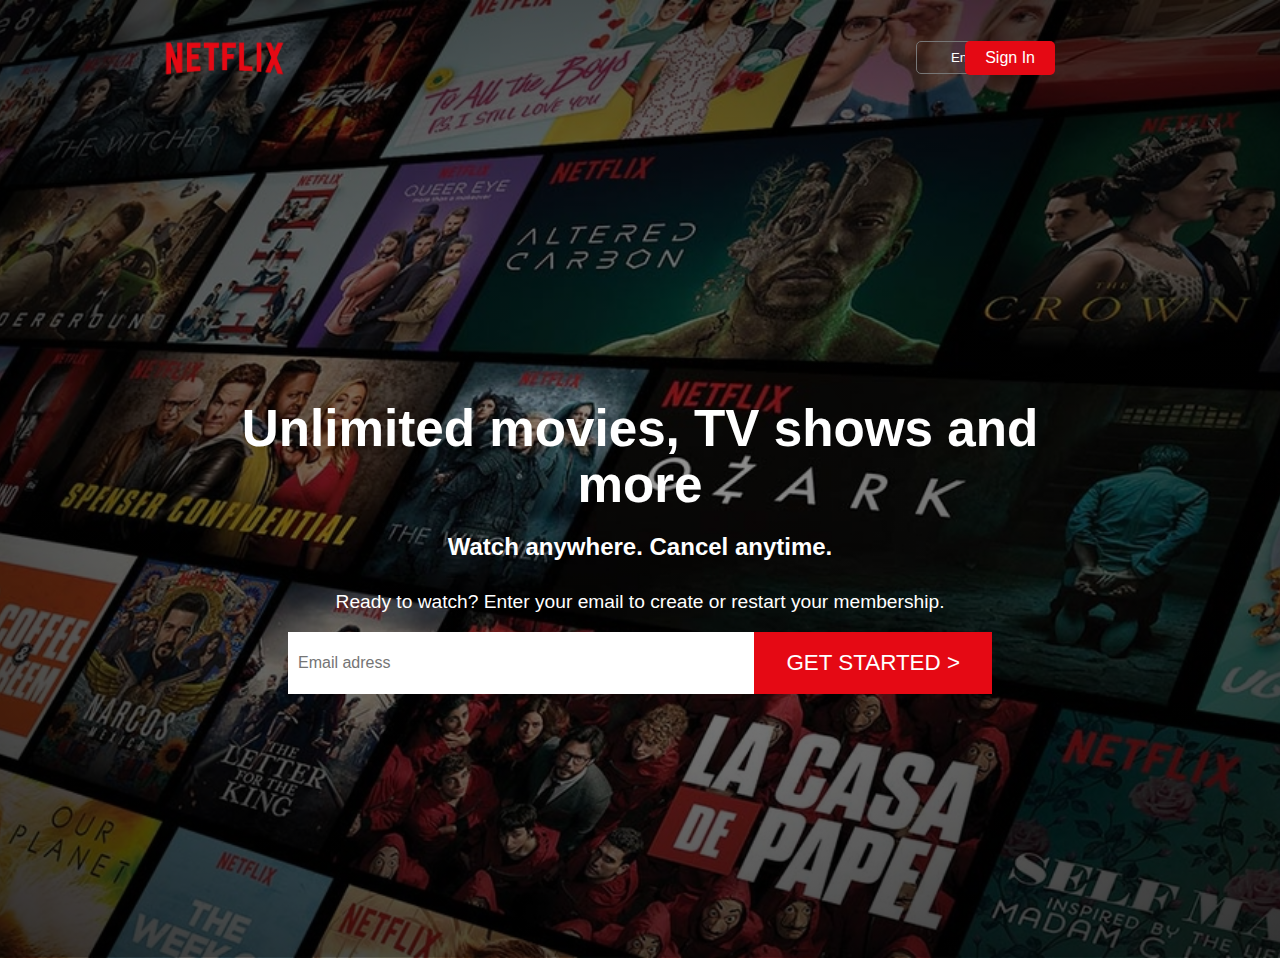
<file: Bharatintern-main/Netflix Landing Page/index.html>
<!DOCTYPE html>
<html>
    <head>
        <title>
            Netflix India-Watch TV Shows Online, Watch Movie Online
        </title>
        <link rel="shortcut icon" href="netflix-logo.png" type="image/x-icon">
        <link rel="stylesheet" href="style.css">
    </head>
    <body> 
        <div class="root">
            <nav class="navbar">
                <img class="img-logo" src="Logonetflix.png" alt="">
                <div>
                    <select class="language">
                        <option value="English">English</option>
                        <option value="Hindi">Hindi</option>
                    </select>
                </div>
                <div class="btn-sign">Sign In</div>
            </nav>
            <div class="main-container">
                <div class="title-container">
                    <h1 class="main-title">Unlimited movies, TV shows and more</h1>
                    <h2 class="main-subtitle">Watch anywhere. Cancel anytime.</h2>
                    <p class="action">Ready to watch? Enter your email to create or restart your membership.</p>
                </div>
                <div class="email">
                    <input class="main-email" type="email" placeholder="Email adress"/>
                    <div class="start-btn">Get Started > </div>
                </div>
            </div>
        </div>
    </body>
</html>
</file>
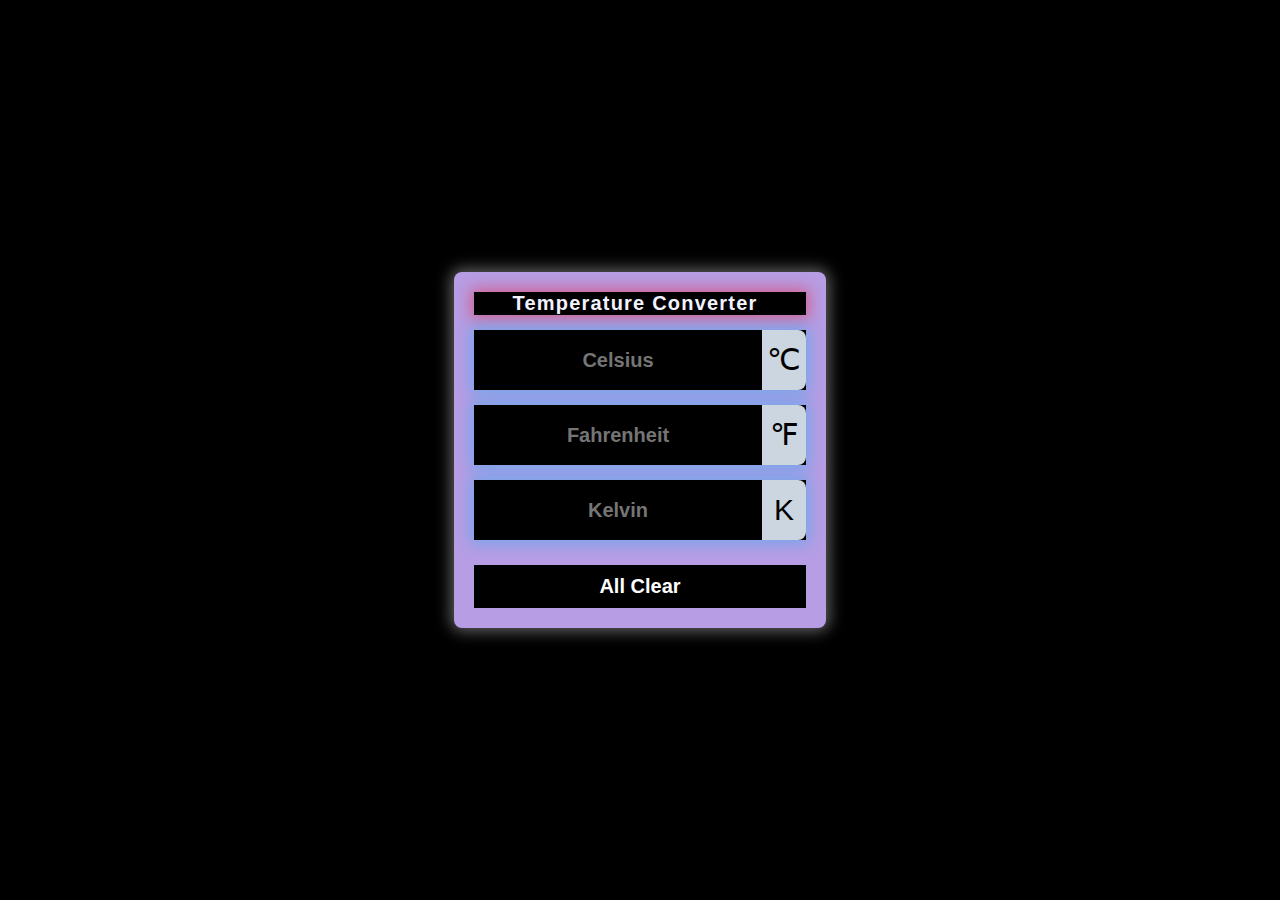
<file: BharatInternTask-main/temperature_converter.html>
<!DOCTYPE html>
<html lang="en">
<head>
    <meta charset="UTF-8">
    <meta name="viewport" content="width=device-width, initial-scale=1.0">
    <link rel="stylesheet" href="https://cdnjs.cloudflare.com/ajax/libs/font-awesome/6.2.0/css/all.min.css" integrity="sha512-xh6O/CkQoPOWDdYTDqeRdPCVd1SpvCA9XXcUnZS2FmJNp1coAFzvtCN9BmamE+4aHK8yyUHUSCcJHgXloTyT2A==" crossorigin="anonymous" referrerpolicy="no-referrer" /> 
    <title>Temperature_Converter</title>
    <link rel="stylesheet" href="temperature_converter.css">
</head>
<body>
      

<div class="container">

        <div class="title">
            <h1>Temperature Converter</h1>
            <span class="Temperature-icon"><i class="fa-solid fa-temperature-three-quarters"></i></span>
        </div>

        <div id="celsius">
            <input type="number" name="" placeholder="Celsius">
            <span class="icon">&#8451</span>
        </div>
        <div id="fahrenheit">
            <input type="number" name="" placeholder="Fahrenheit">
            <span class="icon">&#8457</span>
        </div>
        <div id="kelvin">
            <input type="number" name="" placeholder="Kelvin">
            <span class="icon">&#8490</span>
        </div>

        <div class="button">
            <button>All Clear</button>
        </div>

    </div>
    
    <script src="temperature_converter.js"></script>
    <div>
</body>
</html>
</file>
<file: Bharatintern-main/Netflix Landing Page/style.css>
body{
    margin: 0px;
    padding: 0px;
    overflow-y: hidden;
}
.root{
    background-size: cover;
    background-image: radial-gradient(rgba(0,0,0,0.4),rgba(0,0,0,0.8)),url(Netflix-background.jpg);
    background-position: center;
    background-repeat: no-repeat;
}
.navbar{
    padding-top: 1%;
    padding-left: 18vh;
    padding-right: 25vh;
    height: 10vh;
    display: flex;
    justify-content: space-between;
    align-items: center;
}
.img-logo{
    width: 14%;
    color: #e50914;
}

.language{
    background: transparent;
    color:white;
    display: inline-block;
    margin-left: 280%;
    padding-top:7px;
    padding-bottom:7px ;
    padding-right:30px ;
    padding-left:30px;
    font-family: Arial, Helvetica, sans-serif;
    border-radius: 5px;
}
.btn-sign{
    background-color: #e50914;
    color: white;
    padding-top: 8px;
    padding-bottom: 8px;
    padding-left: 20px;
    padding-right: 20px;
    border-radius: 5px;
    cursor: pointer;
    display: inline-block;
    font-family: Arial, Helvetica, sans-serif;
}

.btn-sign:hover{
    background-color: #c10812;
}

.main-container{
    width: 100%;
    height: 95vh;
    display: flex;
    flex-direction: column;
    justify-content: center;
    align-items: center;
}

.title-container{
    width: 70%;
    color: white;
    text-align: center;
}

.main-title{
    font-family:Verdana, Geneva, Tahoma, sans-serif;
    font-size: 3.2em;
    margin-bottom: 14px;line-height: 1.1;
}

.main-subtitle{
    font-family: Arial,Helvetica, sans-serif;
    font-size: 1.5em;
    margin-bottom: 30px;
}

.action{
    font-family: Arial, Helvetica, sans-serif;
    font-size: 1.2em;
}

.email{
    width: 55%;
    height: fit-content;
    background-color: #ffffff;
    display: flex;
    flex-direction: row;
    justify-content: space-between;
    align-items: center;
}

.main-email{
    outline: none;
    border: none;
    padding: 20px 10px;
    font-size: 1em;
}

.start-btn{
    cursor: pointer;
    padding: 18px 32px;
    font-family: Arial, Helvetica, sans-serif;
    height: fit-content;
    background-color: #e50914;
    color: white;
    font-size: 1.4em;
    text-transform: uppercase;
    text-align: center;
}

.start-btn:hover{
    background-color: #c10812;
}
</file>
<file: BharatInternTask-main/temperature_converter.css>
*{
    margin: 0;
    padding: 0;
    box-sizing: border-box;
    background-color: #000000;
    /* border: 5px solid red; */
}

body{
    display: flex;
    justify-content: center;
    align-items: center;
    min-height: 100vh;
}

.container{
    max-width: 450px;
    background: #b79de4;
    border-radius: 8px;
    box-shadow: 0px 0px 15px 3px rgba(250, 249, 249, 0.4);
    font-family: sans-serif;
    padding: 20px;
}

.title{
    display: flex;
    justify-content: center;
    align-items: center;
    flex-wrap: wrap-reverse;
    gap: 10px;
    box-shadow: 0px 0px 15px 3px rgba(250, 3, 3, 0.4);
}

.Temperature-icon{
    font-size: 45px;
    color: #ff0707;
}

h1{
    color: #f2f2ff;
    letter-spacing: 1.2px;
    font-size: 20px;
}

#celsius, #fahrenheit, #kelvin{
    display: flex;
    justify-content: center;
    align-items: center;
    margin-top: 15px;
    box-shadow: 0px 0px 15px 3px rgba(10, 181, 248, 0.4);
}

input{
    flex: 5;
    height: 60px;
    font-size: 20px;
    font-weight: 600;
    text-align: center;
    border: none;
    outline: none;
    border-radius: 8px 0 0 8px;
    padding: 0 10px;
}


/* for chrome, safari, Edge, Opera */
input::-webkit-outer-spin-button,
input::-webkit-inner-spin-button{
    -webkit-appearance: none;
}

/* for Mozila firefox */
input{
    -moz-appearance: textfield;
    color: rgb(253, 253, 253);
}


.icon{
    flex: 1;
    height: 60px;
    line-height: 60px;
    padding: 0 5px;
    text-align: center;
    font-size: 30px;
    background: #ccd6e0;
    color: #000000;
    border-radius: 0 8px 8px 0;
}


.button{
    margin-top: 25px;
    text-align: center;
    
}


.button button{
    border: none;
    outline: none;
    padding: 10px 30px;
    font-size: 20px;
    font-weight: 600;
    border-radius: 3px;
    cursor: pointer;
    transition: 0.3s;
    color: white;
}

.button button:hover{
    background: #4d5964;
    color: #fff;
    box-shadow: 0px 0px 15px 3px rgba(250, 238, 3, 0.4);
}
</file>
